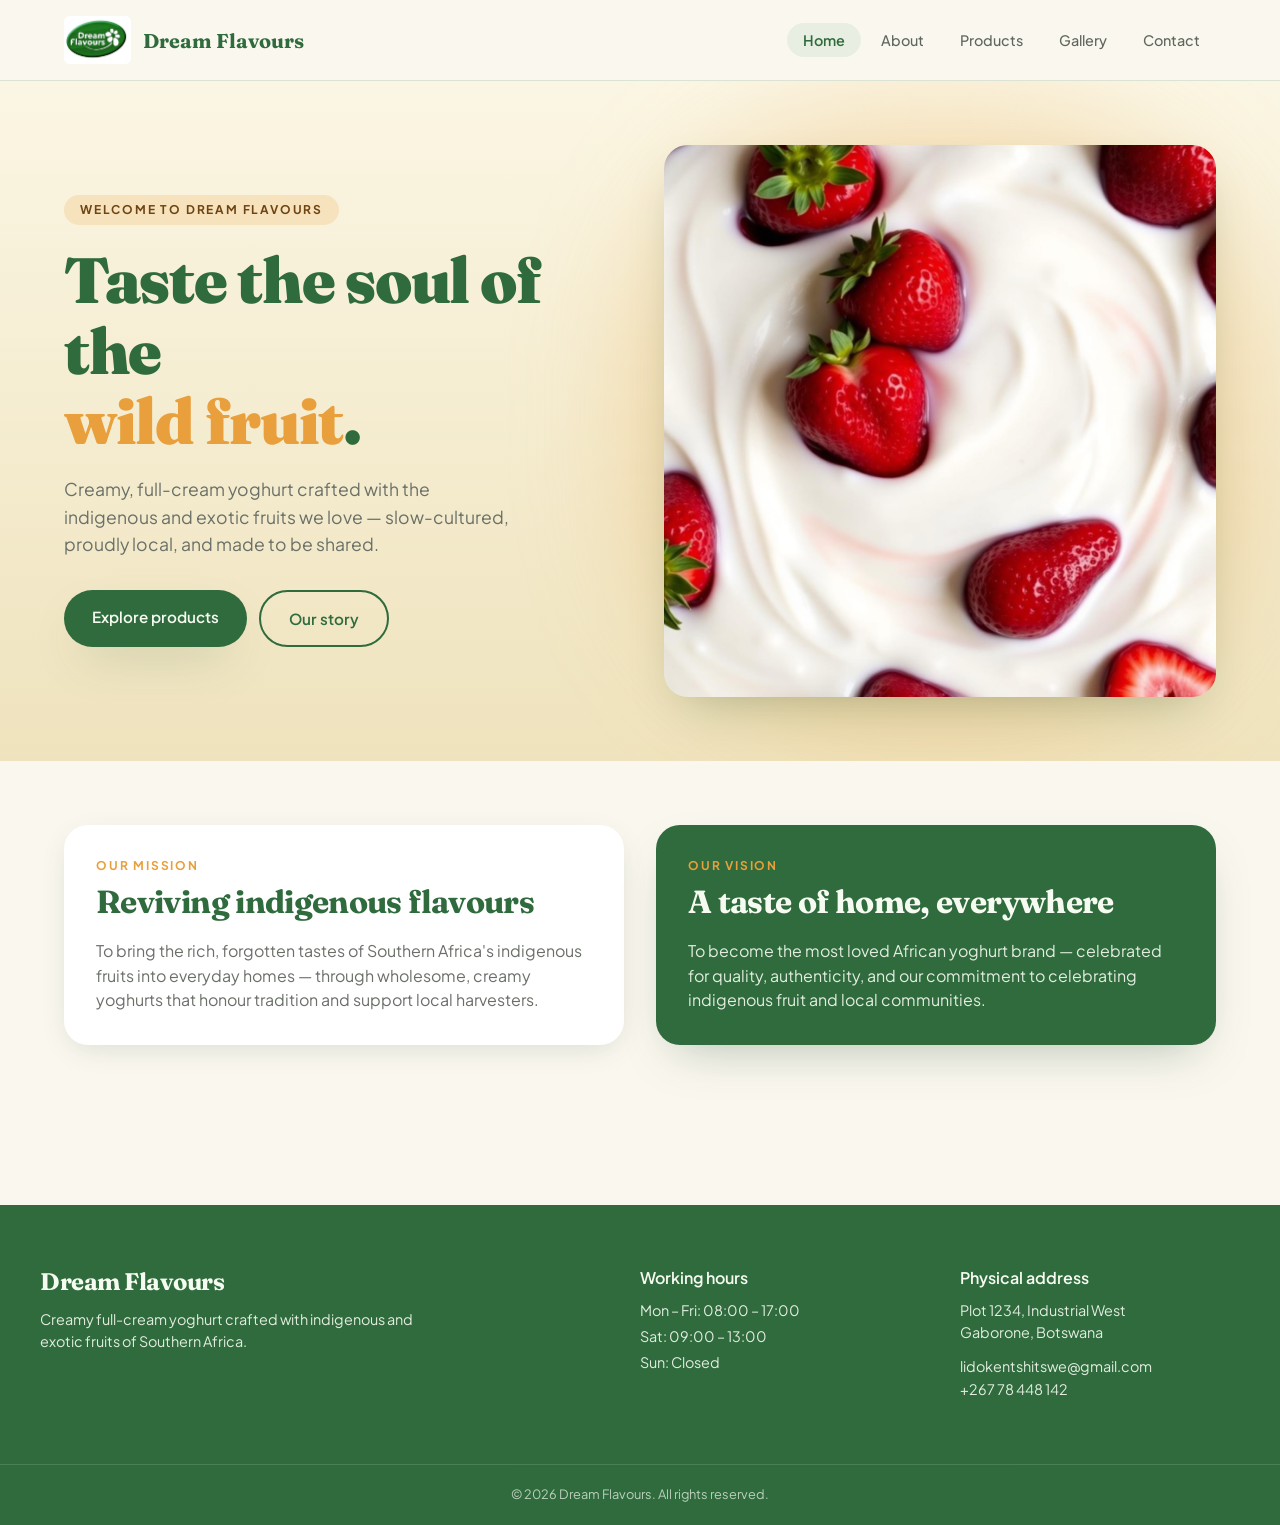
<file: index.html>
<!DOCTYPE html>
<html lang="en">
<head>
<meta charset="UTF-8" />
<meta name="viewport" content="width=device-width, initial-scale=1" />
<title>Dream Flavours — Indigenous Fruit Yoghurt</title>
<meta name="description" content="Full-cream yoghurt blended with the indigenous fruits of Southern Africa — Morula, Mmilo, Lerotse and Mogorogorwane." />
<link rel="icon" href="logo.jpeg" />
<link rel="stylesheet" href="styles.css" />
</head>
<body>
<header class="site-header">
  <div class="container nav">
    <a href="index.html" class="brand">
      <img src="logo.jpeg" alt="Dream Flavours logo" />
      <span class="brand-name">Dream Flavours</span>
    </a>
    <button class="menu-toggle" aria-label="Toggle menu">☰</button>
    <ul class="nav-links">
      <li><a href="index.html" class="active">Home</a></li>
      <li><a href="about.html">About</a></li>
      <li><a href="products.html">Products</a></li>
      <li><a href="gallery.html">Gallery</a></li>
      <li><a href="contact.html">Contact</a></li>
    </ul>
  </div>
</header>
<main>

<section class="hero">
  <div class="container hero-grid">
    <div>
      <span class="pill">Welcome to Dream Flavours</span>
      <h1>Taste the soul of the<br/><em>wild fruit</em>.</h1>
      <p>Creamy, full-cream yoghurt crafted with the indigenous and exotic fruits we love — slow-cultured, proudly local, and made to be shared.</p>
      <div class="hero-actions">
        <a class="btn btn-primary" href="products.html">Explore products</a>
        <a class="btn btn-outline" href="about.html">Our story</a>
      </div>
    </div>
    <div class="hero-img-wrap">
      <img src="hero-strawberries.jpg" alt="Strawberries swirled in creamy yoghurt" />
    </div>
  </div>
</section>

<section>
  <div class="container split">
    <div class="card">
      <p class="eyebrow">Our mission</p>
      <h2 style="margin-top:.5rem;font-size:2rem;">Reviving indigenous flavours</h2>
      <p class="muted" style="margin-top:1.25rem;">To bring the rich, forgotten tastes of Southern Africa's indigenous fruits into everyday homes — through wholesome, creamy yoghurts that honour tradition and support local harvesters.</p>
    </div>
    <div class="card card-primary">
      <p class="eyebrow">Our vision</p>
      <h2 style="margin-top:.5rem;font-size:2rem;">A taste of home, everywhere</h2>
      <p style="margin-top:1.25rem;opacity:.9;">To become the most loved African yoghurt brand — celebrated for quality, authenticity, and our commitment to celebrating indigenous fruit and local communities.</p>
    </div>
  </div>
</section>

</main>
<footer class="site-footer">
  <div class="container footer-grid">
    <div>
      <h3>Dream Flavours</h3>
      <p style="margin-top:.75rem;max-width:24rem;">Creamy full-cream yoghurt crafted with indigenous and exotic fruits of Southern Africa.</p>
    </div>
    <div>
      <h4>Working hours</h4>
      <ul>
        <li>Mon – Fri: 08:00 – 17:00</li>
        <li>Sat: 09:00 – 13:00</li>
        <li>Sun: Closed</li>
      </ul>
    </div>
    <div>
      <h4>Physical address</h4>
      <p>Plot 1234, Industrial West<br/>Gaborone, Botswana</p>
      <p style="margin-top:.75rem;">lidokentshitswe@gmail.com</p>
      <p>+267 78 448 142</p>
    </div>
  </div>
  <div class="copyright">© 2026 Dream Flavours. All rights reserved.</div>
</footer>
<script src="script.js"></script>
</body>
</html>
</file>
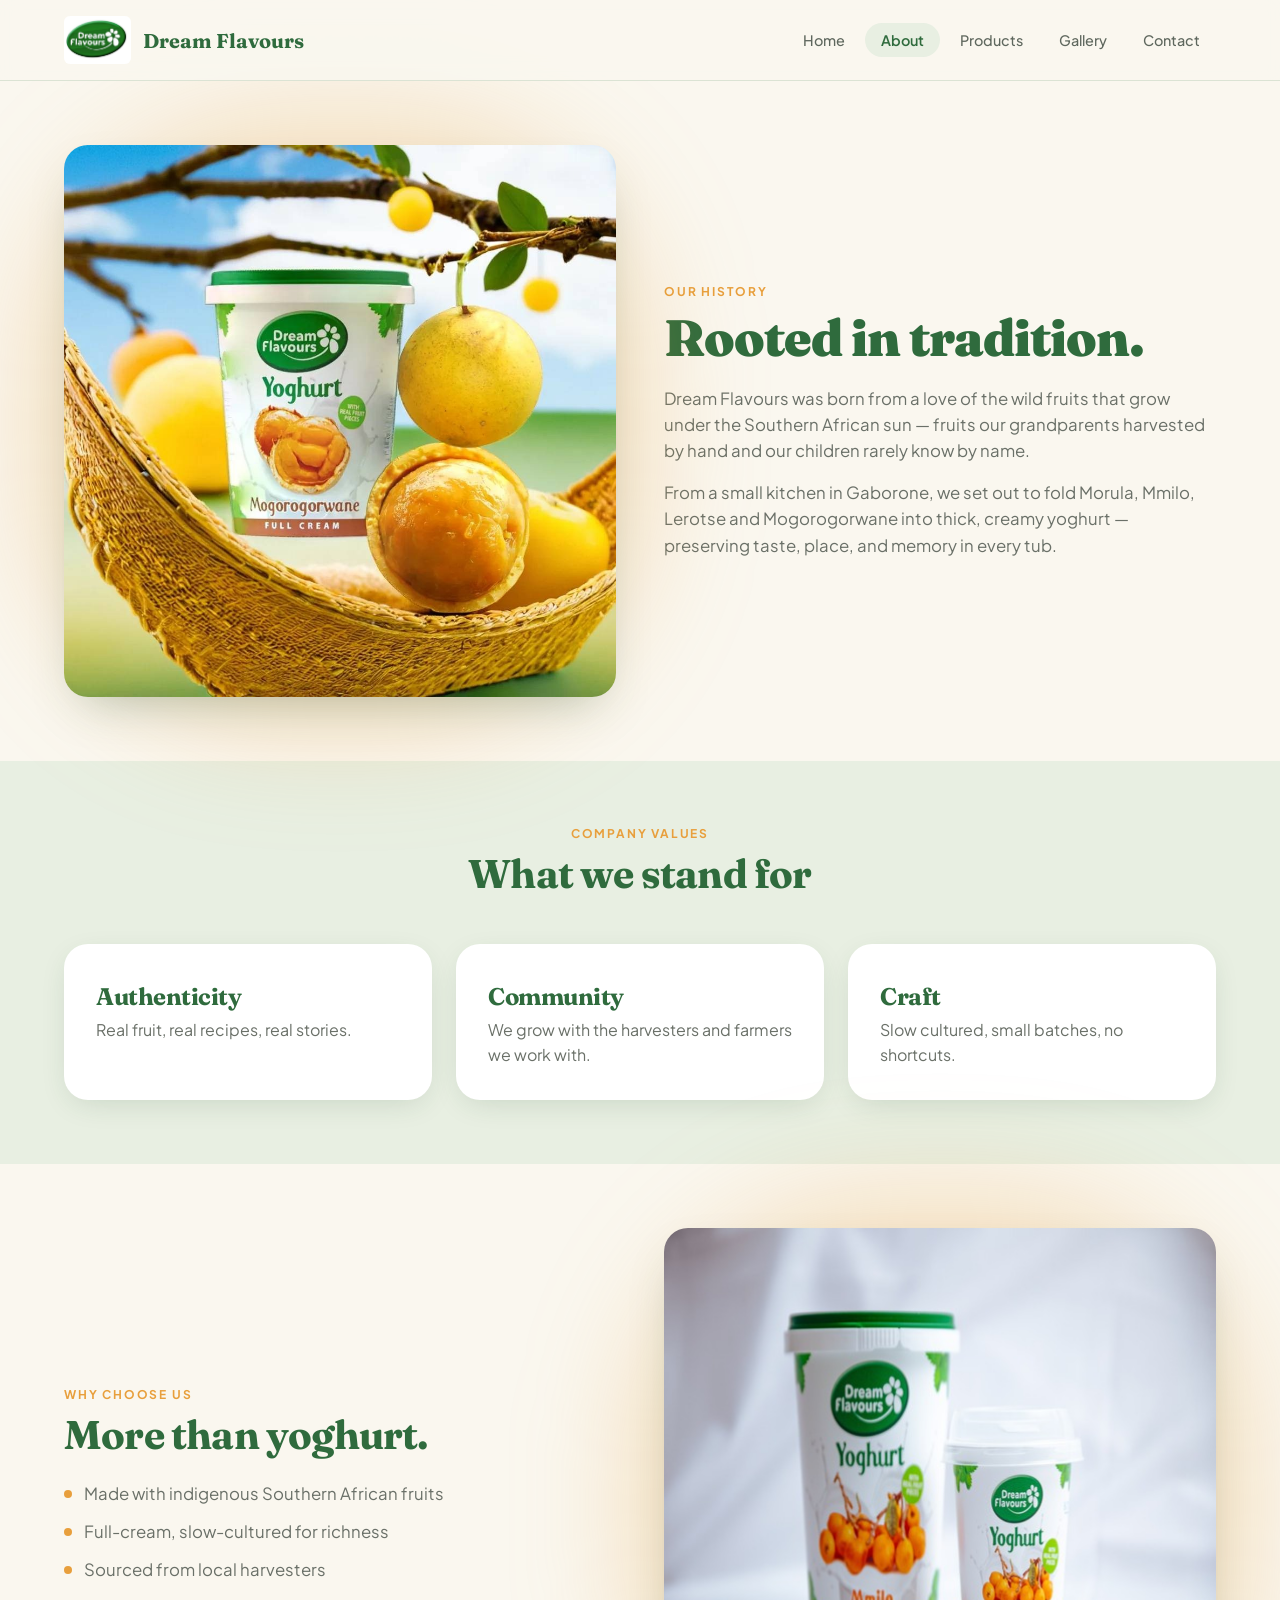
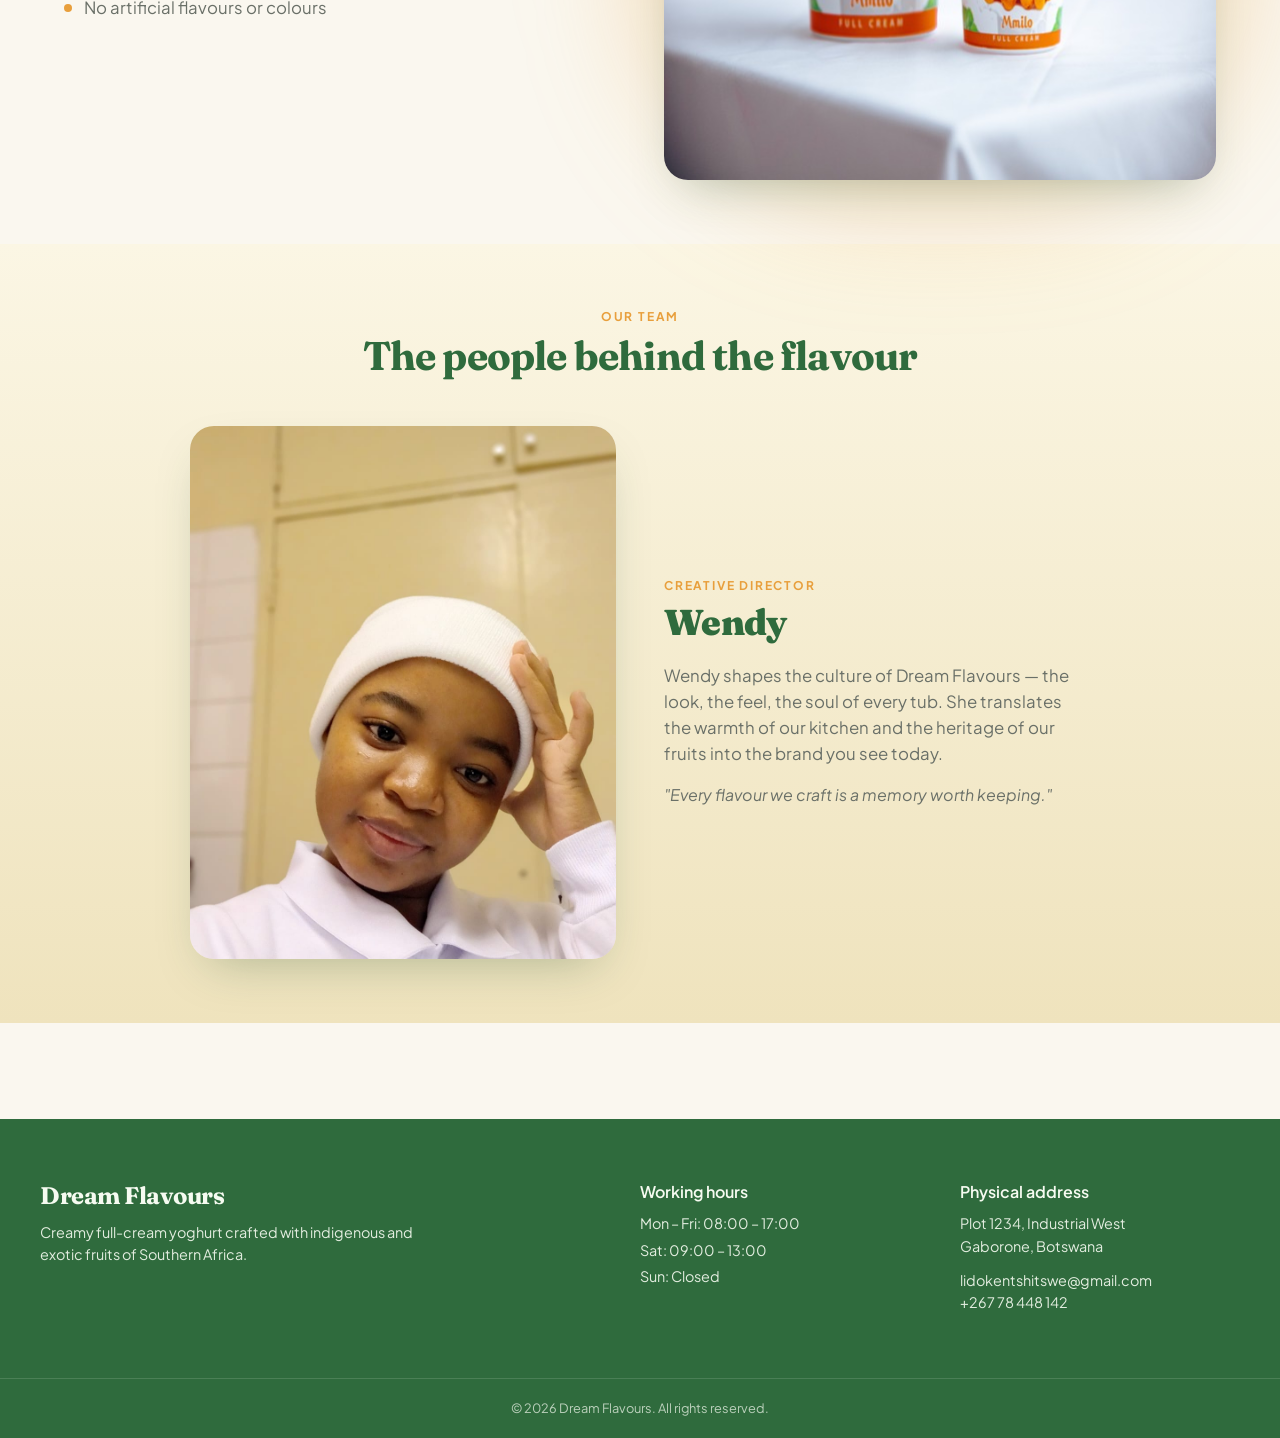
<file: about.html>
<!DOCTYPE html>
<html lang="en">
<head>
<meta charset="UTF-8" />
<meta name="viewport" content="width=device-width, initial-scale=1" />
<title>About — Dream Flavours</title>
<meta name="description" content="Our history, values, why choose us, and the team behind Dream Flavours." />
<link rel="icon" href="logo.jpeg" />
<link rel="stylesheet" href="styles.css" />
</head>
<body>
<header class="site-header">
  <div class="container nav">
    <a href="index.html" class="brand">
      <img src="logo.jpeg" alt="Dream Flavours logo" />
      <span class="brand-name">Dream Flavours</span>
    </a>
    <button class="menu-toggle" aria-label="Toggle menu">☰</button>
    <ul class="nav-links">
      <li><a href="index.html">Home</a></li>
      <li><a href="about.html" class="active">About</a></li>
      <li><a href="products.html">Products</a></li>
      <li><a href="gallery.html">Gallery</a></li>
      <li><a href="contact.html">Contact</a></li>
    </ul>
  </div>
</header>
<main>

<section>
  <div class="container hero-grid">
    <div class="hero-img-wrap">
      <img src="hero-mogorogorwane.jpeg" alt="Indigenous fruit yoghurt" style="aspect-ratio:1;object-fit:cover;border-radius:1.5rem;" />
    </div>
    <div>
      <p class="eyebrow">Our history</p>
      <h1 style="margin-top:.5rem;font-size:clamp(2rem,4vw,3.5rem);color:var(--primary);font-weight:900;">Rooted in tradition.</h1>
      <p class="muted" style="margin-top:1.25rem;font-size:1.05rem;">Dream Flavours was born from a love of the wild fruits that grow under the Southern African sun — fruits our grandparents harvested by hand and our children rarely know by name.</p>
      <p class="muted" style="margin-top:1rem;font-size:1.05rem;">From a small kitchen in Gaborone, we set out to fold Morula, Mmilo, Lerotse and Mogorogorwane into thick, creamy yoghurt — preserving taste, place, and memory in every tub.</p>
    </div>
  </div>
</section>

<section class="bg-secondary">
  <div class="container">
    <p class="eyebrow center">Company values</p>
    <h2 class="center" style="margin-top:.5rem;color:var(--primary);font-size:2.5rem;">What we stand for</h2>
    <div class="numbered" style="margin-top:3rem;">
      <div class="step"><h3>Authenticity</h3><p>Real fruit, real recipes, real stories.</p></div>
      <div class="step"><h3>Community</h3><p>We grow with the harvesters and farmers we work with.</p></div>
      <div class="step"><h3>Craft</h3><p>Slow cultured, small batches, no shortcuts.</p></div>
    </div>
  </div>
</section>

<section>
  <div class="container hero-grid">
    <div>
      <p class="eyebrow">Why choose us</p>
      <h2 style="margin-top:.5rem;color:var(--primary);font-size:2.5rem;">More than yoghurt.</h2>
      <ul class="check-list">
        <li>Made with indigenous Southern African fruits</li>
        <li>Full-cream, slow-cultured for richness</li>
        <li>Sourced from local harvesters</li>
        <li>No artificial flavours or colours</li>
      </ul>
    </div>
    <div class="hero-img-wrap">
      <img src="yoghurt-mmilo.jpeg" alt="Mmilo yoghurt" style="aspect-ratio:1;object-fit:cover;border-radius:1.5rem;" />
    </div>
  </div>
</section>

<section style="background:var(--gradient-cream);">
  <div class="container">
    <p class="eyebrow center">Our team</p>
    <h2 class="center" style="margin-top:.5rem;color:var(--primary);font-size:2.5rem;">The people behind the flavour</h2>
    <div class="team">
      <img src="wendy.jpeg" alt="Wendy — Creative Director" />
      <div>
        <p class="eyebrow">Creative Director</p>
        <h3 style="margin-top:.5rem;font-size:2.25rem;color:var(--primary);font-weight:900;">Wendy</h3>
        <p class="muted" style="margin-top:1.25rem;font-size:1.05rem;">Wendy shapes the culture of Dream Flavours — the look, the feel, the soul of every tub. She translates the warmth of our kitchen and the heritage of our fruits into the brand you see today.</p>
        <p class="muted" style="margin-top:1rem;font-style:italic;">"Every flavour we craft is a memory worth keeping."</p>
      </div>
    </div>
  </div>
</section>

</main>
<footer class="site-footer">
  <div class="container footer-grid">
    <div>
      <h3>Dream Flavours</h3>
      <p style="margin-top:.75rem;max-width:24rem;">Creamy full-cream yoghurt crafted with indigenous and exotic fruits of Southern Africa.</p>
    </div>
    <div>
      <h4>Working hours</h4>
      <ul>
        <li>Mon – Fri: 08:00 – 17:00</li>
        <li>Sat: 09:00 – 13:00</li>
        <li>Sun: Closed</li>
      </ul>
    </div>
    <div>
      <h4>Physical address</h4>
      <p>Plot 1234, Industrial West<br/>Gaborone, Botswana</p>
      <p style="margin-top:.75rem;">lidokentshitswe@gmail.com</p>
      <p>+267 78 448 142</p>
    </div>
  </div>
  <div class="copyright">© 2026 Dream Flavours. All rights reserved.</div>
</footer>
<script src="script.js"></script>
</body>
</html>
</file>
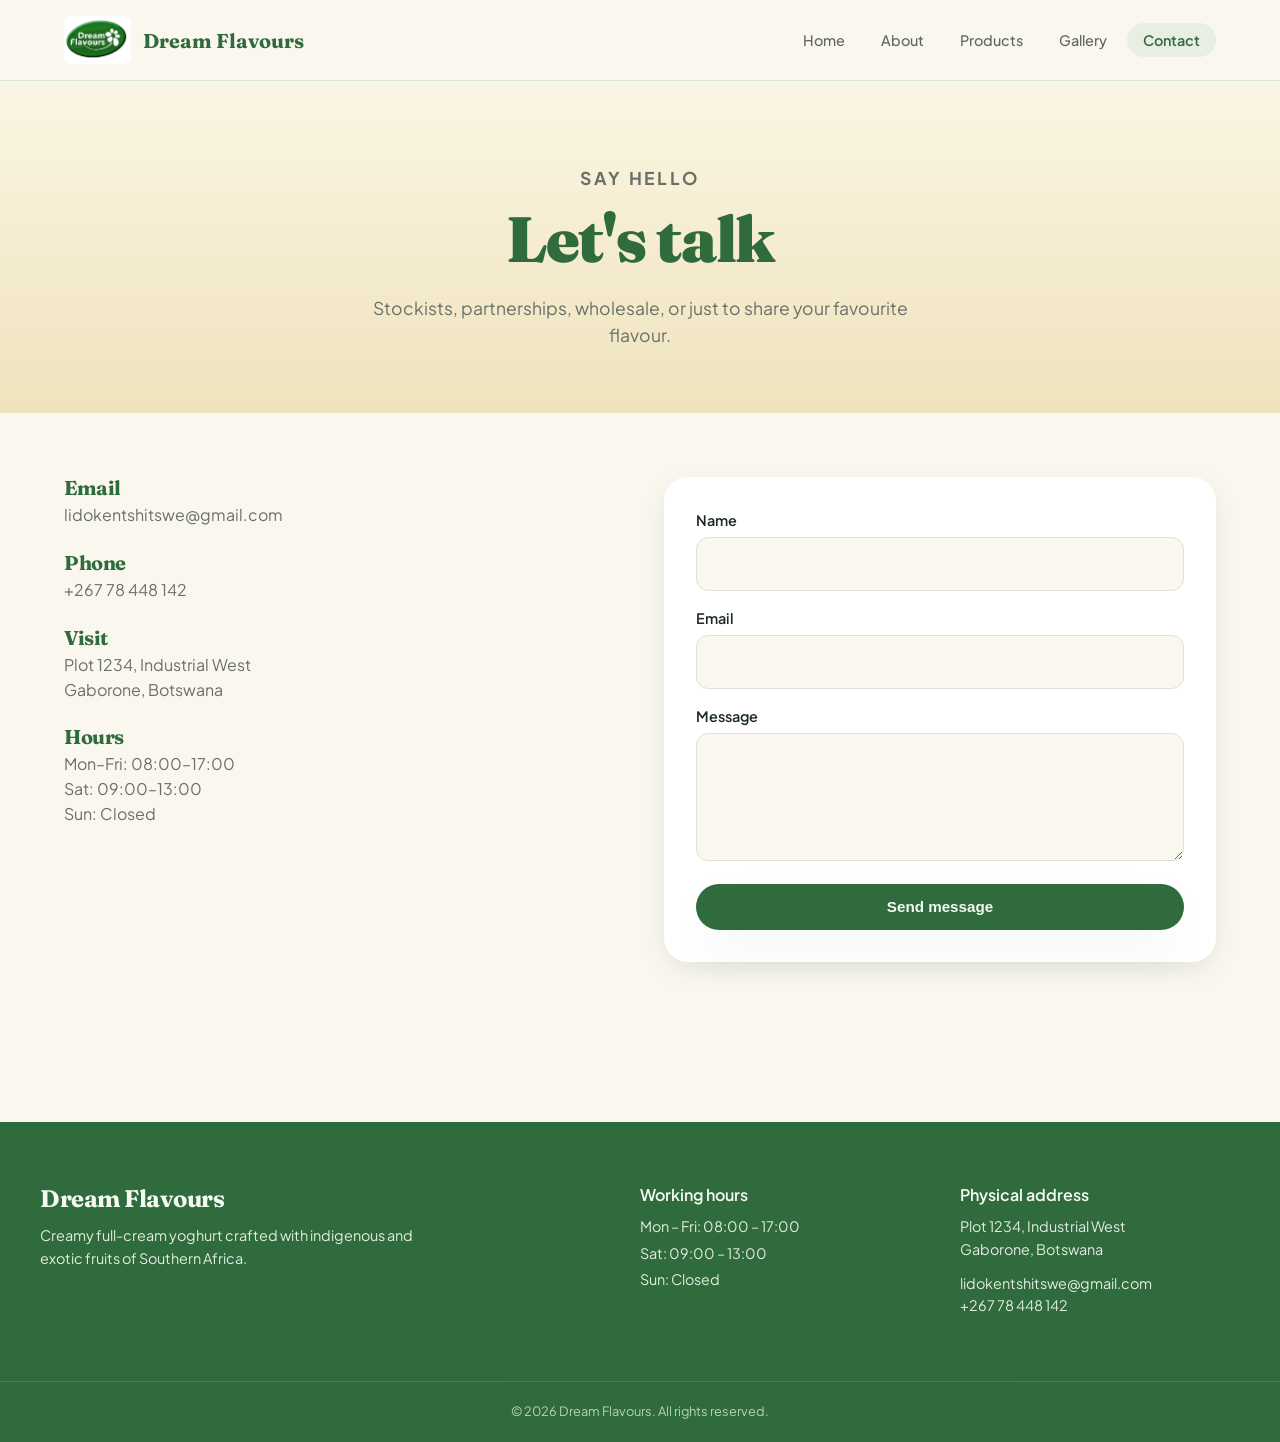
<file: contact.html>
<!DOCTYPE html>
<html lang="en">
<head>
<meta charset="UTF-8" />
<meta name="viewport" content="width=device-width, initial-scale=1" />
<title>Contact — Dream Flavours</title>
<meta name="description" content="Get in touch with Dream Flavours." />
<link rel="icon" href="logo.jpeg" />
<link rel="stylesheet" href="styles.css" />
</head>
<body>
<header class="site-header">
  <div class="container nav">
    <a href="index.html" class="brand">
      <img src="logo.jpeg" alt="Dream Flavours logo" />
      <span class="brand-name">Dream Flavours</span>
    </a>
    <button class="menu-toggle" aria-label="Toggle menu">☰</button>
    <ul class="nav-links">
      <li><a href="index.html">Home</a></li>
      <li><a href="about.html">About</a></li>
      <li><a href="products.html">Products</a></li>
      <li><a href="gallery.html">Gallery</a></li>
      <li><a href="contact.html" class="active">Contact</a></li>
    </ul>
  </div>
</header>
<main>

<section class="page-hero">
  <div class="container">
    <p class="eyebrow">Say hello</p>
    <h1>Let's talk</h1>
    <p>Stockists, partnerships, wholesale, or just to share your favourite flavour.</p>
  </div>
</section>
<section>
  <div class="container contact-grid">
    <div class="contact-info">
      <div><h3>Email</h3><p><a href="mailto:lidokentshitswe@gmail.com">lidokentshitswe@gmail.com</a></p></div>
      <div><h3>Phone</h3><p><a href="tel:+26778448142">+267 78 448 142</a></p></div>
      <div><h3>Visit</h3><p>Plot 1234, Industrial West<br/>Gaborone, Botswana</p></div>
      <div><h3>Hours</h3><p>Mon–Fri: 08:00–17:00<br/>Sat: 09:00–13:00<br/>Sun: Closed</p></div>
    </div>
    <form id="contact-form" class="form">
      <div><label for="name">Name</label><input id="name" name="name" required /></div>
      <div><label for="email">Email</label><input id="email" name="email" type="email" required /></div>
      <div><label for="message">Message</label><textarea id="message" name="message" rows="4" required></textarea></div>
      <button type="submit" class="btn btn-primary">Send message</button>
    </form>
  </div>
</section>

</main>
<footer class="site-footer">
  <div class="container footer-grid">
    <div>
      <h3>Dream Flavours</h3>
      <p style="margin-top:.75rem;max-width:24rem;">Creamy full-cream yoghurt crafted with indigenous and exotic fruits of Southern Africa.</p>
    </div>
    <div>
      <h4>Working hours</h4>
      <ul>
        <li>Mon – Fri: 08:00 – 17:00</li>
        <li>Sat: 09:00 – 13:00</li>
        <li>Sun: Closed</li>
      </ul>
    </div>
    <div>
      <h4>Physical address</h4>
      <p>Plot 1234, Industrial West<br/>Gaborone, Botswana</p>
      <p style="margin-top:.75rem;">lidokentshitswe@gmail.com</p>
      <p>+267 78 448 142</p>
    </div>
  </div>
  <div class="copyright">© 2026 Dream Flavours. All rights reserved.</div>
</footer>
<script src="script.js"></script>
</body>
</html>
</file>
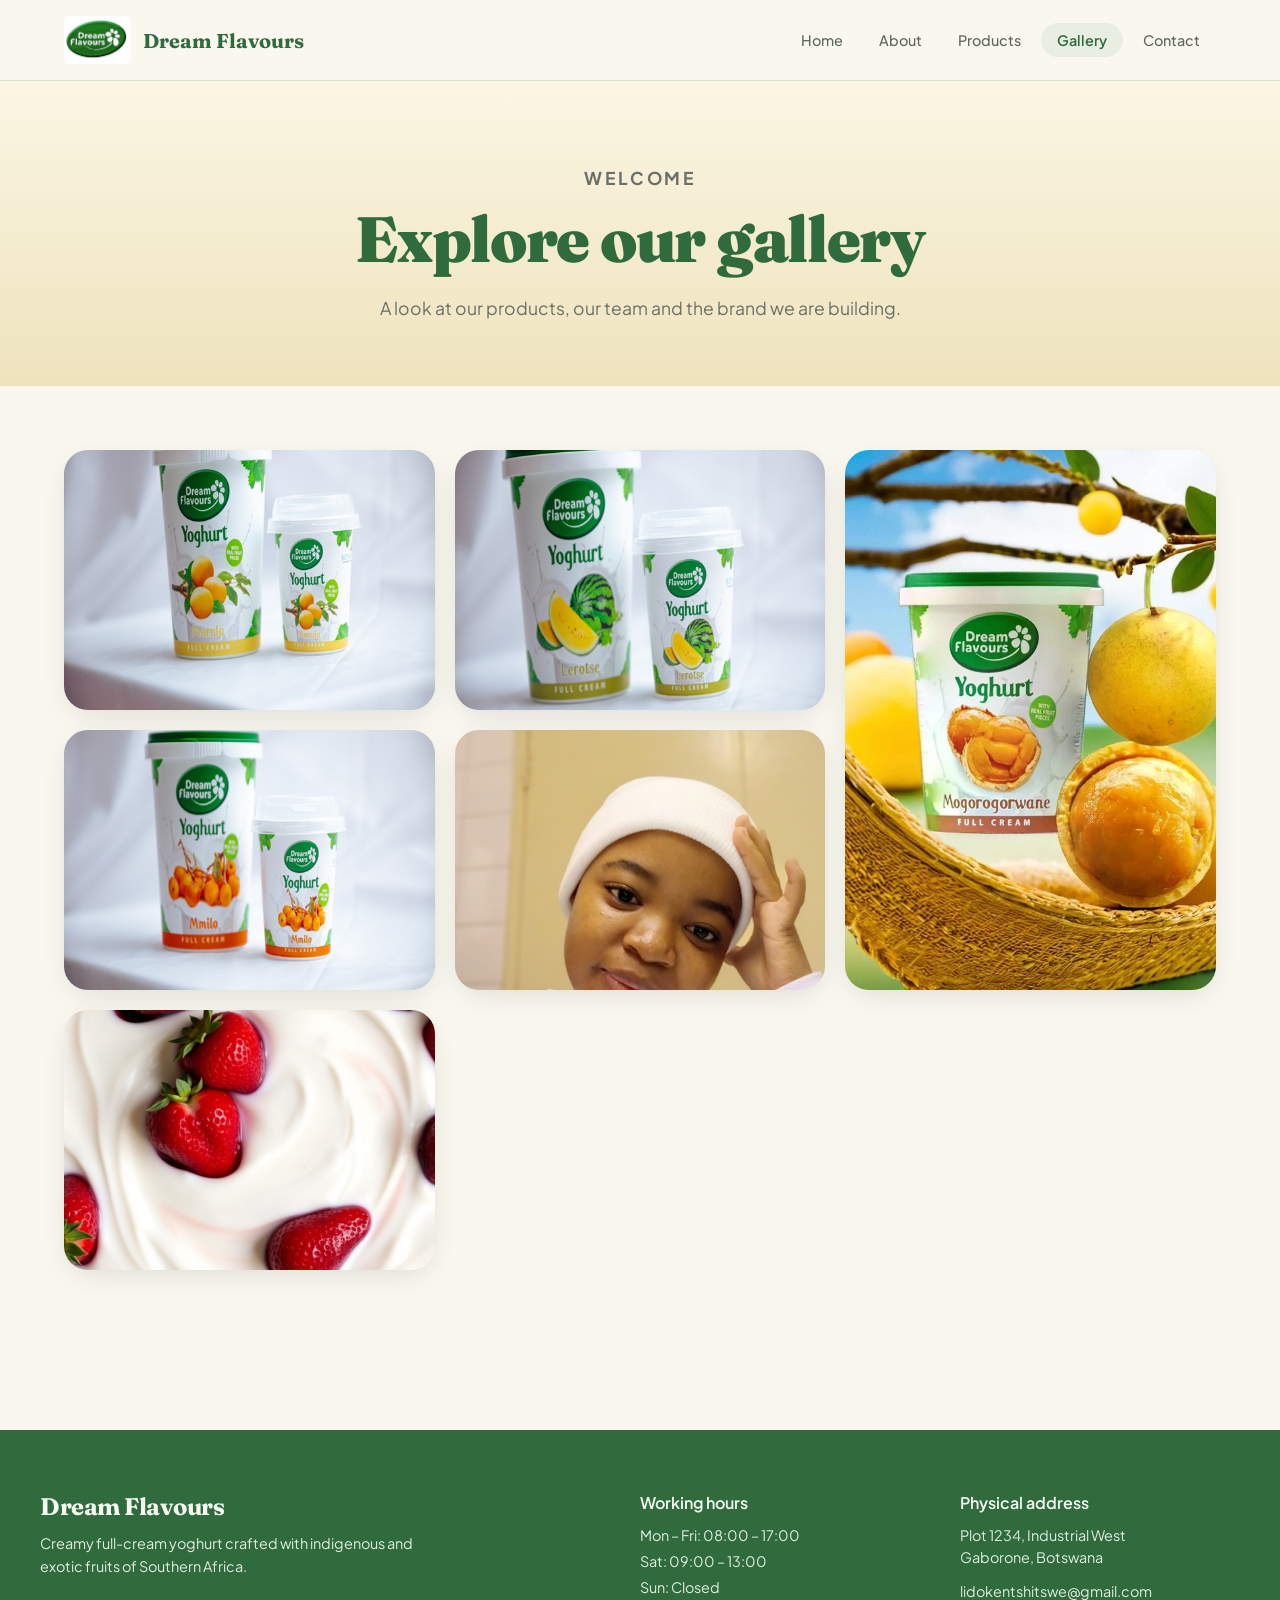
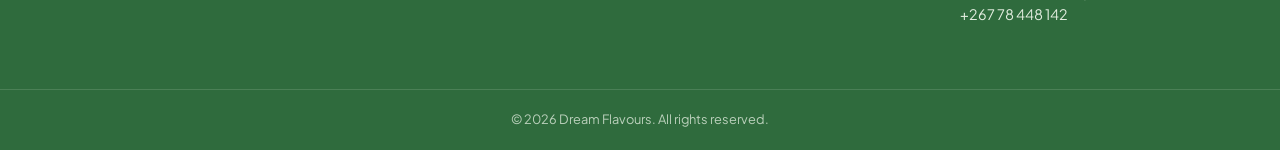
<file: gallery.html>
<!DOCTYPE html>
<html lang="en">
<head>
<meta charset="UTF-8" />
<meta name="viewport" content="width=device-width, initial-scale=1" />
<title>Gallery — Dream Flavours</title>
<meta name="description" content="Explore images of our products, our team, and the indigenous fruits." />
<link rel="icon" href="logo.jpeg" />
<link rel="stylesheet" href="styles.css" />
</head>
<body>
<header class="site-header">
  <div class="container nav">
    <a href="index.html" class="brand">
      <img src="logo.jpeg" alt="Dream Flavours logo" />
      <span class="brand-name">Dream Flavours</span>
    </a>
    <button class="menu-toggle" aria-label="Toggle menu">☰</button>
    <ul class="nav-links">
      <li><a href="index.html">Home</a></li>
      <li><a href="about.html">About</a></li>
      <li><a href="products.html">Products</a></li>
      <li><a href="gallery.html" class="active">Gallery</a></li>
      <li><a href="contact.html">Contact</a></li>
    </ul>
  </div>
</header>
<main>

<section class="page-hero">
  <div class="container">
    <p class="eyebrow">Welcome</p>
    <h1>Explore our gallery</h1>
    <p>A look at our products, our team and the brand we are building.</p>
  </div>
</section>
<section>
  <div class="container">
    <div class="gallery">
      <div class="tile"><img src="yoghurt-morula.jpeg" alt="Morula yoghurt" /></div>
      <div class="tile"><img src="yoghurt-lerotse.jpeg" alt="Lerotse yoghurt" /></div>
      <div class="tile tall"><img src="hero-mogorogorwane.jpeg" alt="Mogorogorwane yoghurt" /></div>
      <div class="tile"><img src="yoghurt-mmilo.jpeg" alt="Mmilo yoghurt" /></div>
      <div class="tile"><img src="wendy.jpeg" alt="Wendy — Creative Director" /></div>
      <div class="tile"><img src="hero-strawberries.jpg" alt="Strawberries in yoghurt" /></div>
    </div>
  </div>
</section>

</main>
<footer class="site-footer">
  <div class="container footer-grid">
    <div>
      <h3>Dream Flavours</h3>
      <p style="margin-top:.75rem;max-width:24rem;">Creamy full-cream yoghurt crafted with indigenous and exotic fruits of Southern Africa.</p>
    </div>
    <div>
      <h4>Working hours</h4>
      <ul>
        <li>Mon – Fri: 08:00 – 17:00</li>
        <li>Sat: 09:00 – 13:00</li>
        <li>Sun: Closed</li>
      </ul>
    </div>
    <div>
      <h4>Physical address</h4>
      <p>Plot 1234, Industrial West<br/>Gaborone, Botswana</p>
      <p style="margin-top:.75rem;">lidokentshitswe@gmail.com</p>
      <p>+267 78 448 142</p>
    </div>
  </div>
  <div class="copyright">© 2026 Dream Flavours. All rights reserved.</div>
</footer>
<script src="script.js"></script>
</body>
</html>
</file>
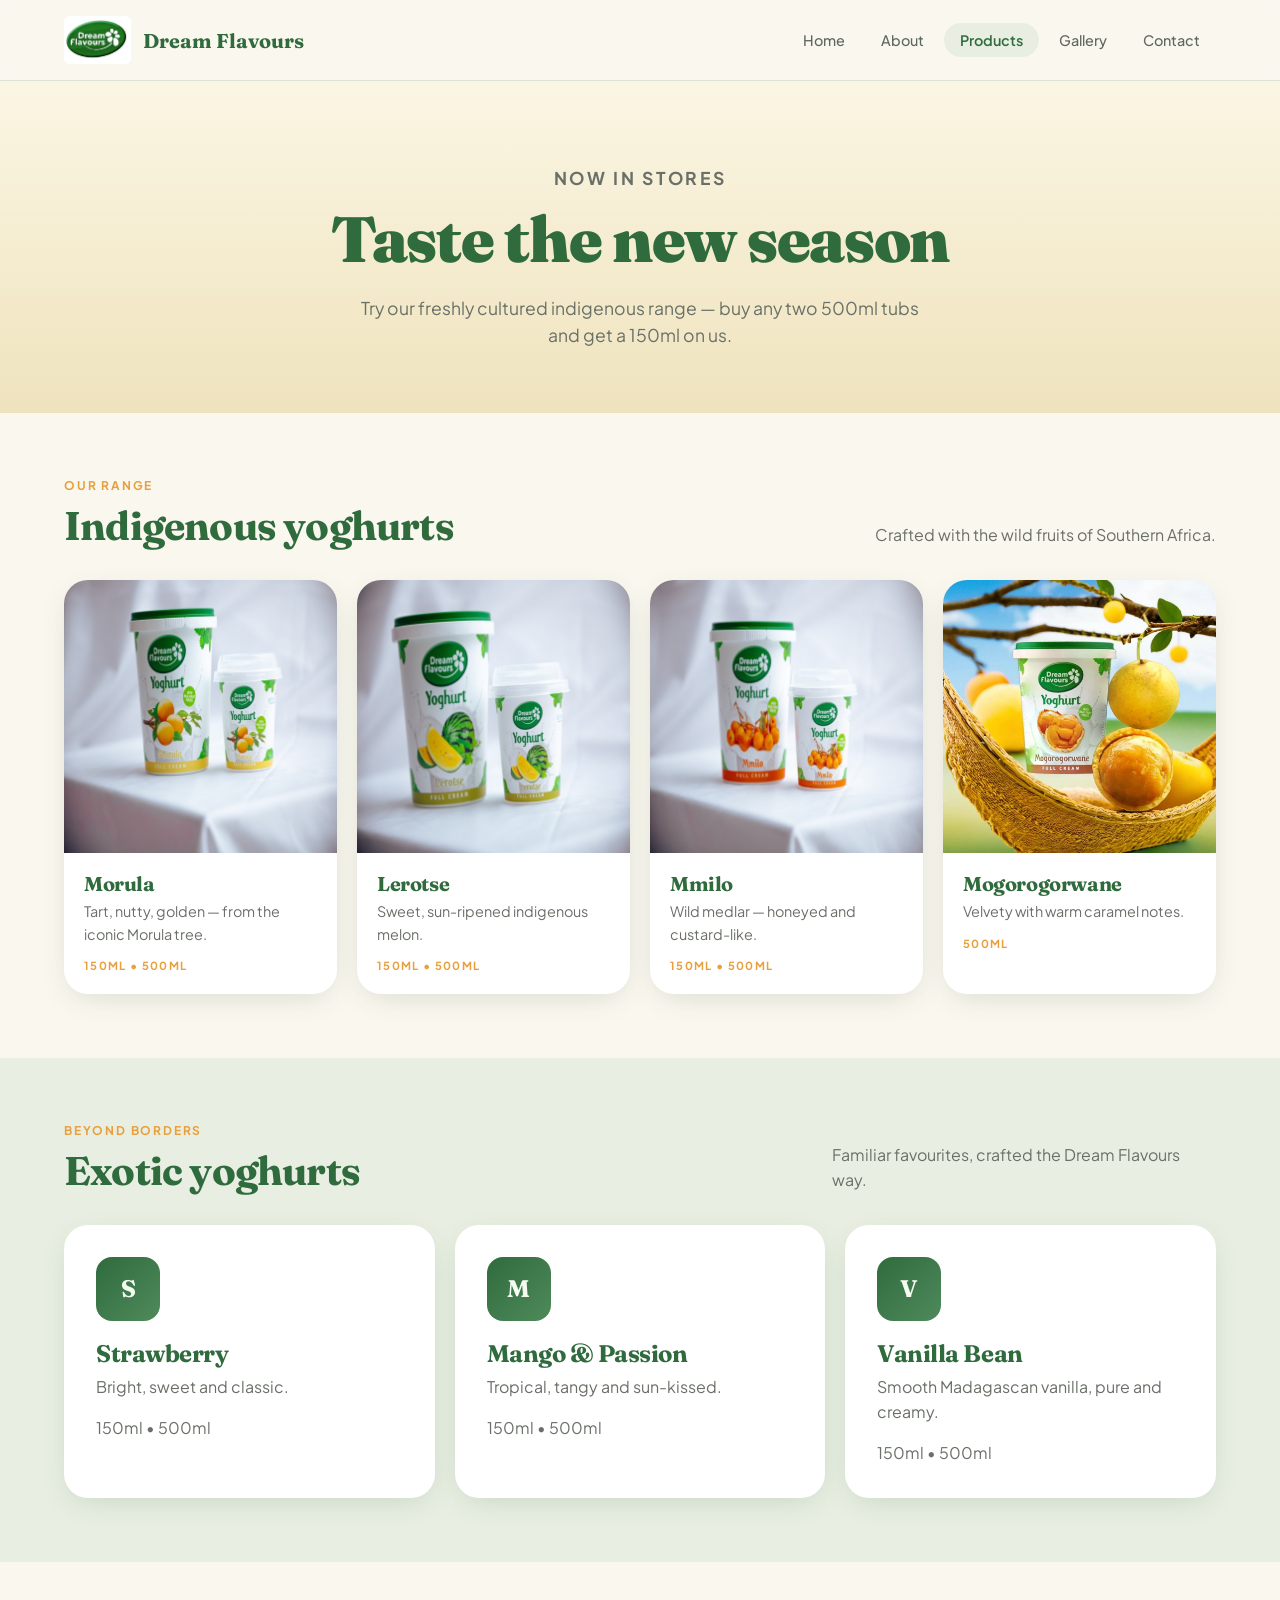
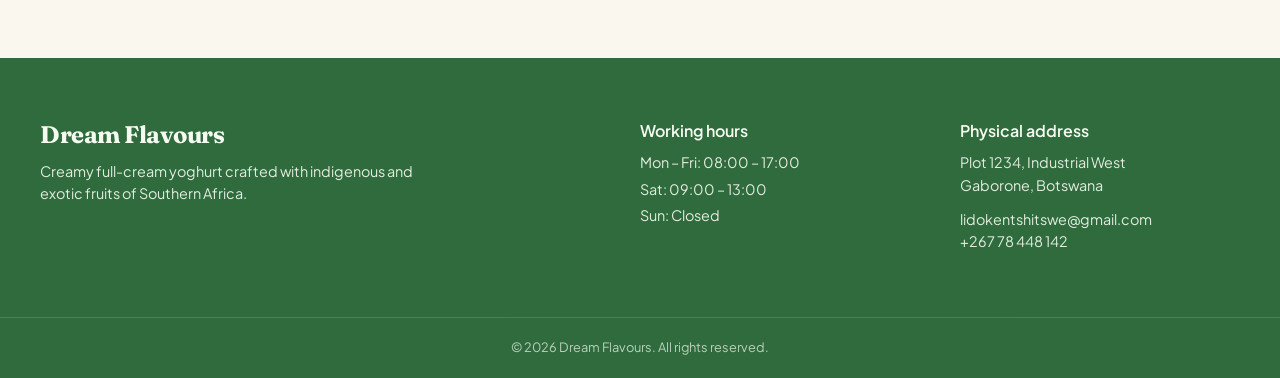
<file: products.html>
<!DOCTYPE html>
<html lang="en">
<head>
<meta charset="UTF-8" />
<meta name="viewport" content="width=device-width, initial-scale=1" />
<title>Products — Dream Flavours</title>
<meta name="description" content="Indigenous and exotic full-cream yoghurts." />
<link rel="icon" href="logo.jpeg" />
<link rel="stylesheet" href="styles.css" />
</head>
<body>
<header class="site-header">
  <div class="container nav">
    <a href="index.html" class="brand">
      <img src="logo.jpeg" alt="Dream Flavours logo" />
      <span class="brand-name">Dream Flavours</span>
    </a>
    <button class="menu-toggle" aria-label="Toggle menu">☰</button>
    <ul class="nav-links">
      <li><a href="index.html">Home</a></li>
      <li><a href="about.html">About</a></li>
      <li><a href="products.html" class="active">Products</a></li>
      <li><a href="gallery.html">Gallery</a></li>
      <li><a href="contact.html">Contact</a></li>
    </ul>
  </div>
</header>
<main>

<section class="page-hero">
  <div class="container">
    <p class="eyebrow">Now in stores</p>
    <h1>Taste the new season</h1>
    <p>Try our freshly cultured indigenous range — buy any two 500ml tubs and get a 150ml on us.</p>
  </div>
</section>

<section>
  <div class="container">
    <div style="display:flex;justify-content:space-between;align-items:flex-end;gap:1rem;flex-wrap:wrap;margin-bottom:2rem;">
      <div>
        <p class="eyebrow">Our range</p>
        <h2 style="color:var(--primary);font-size:2.5rem;margin-top:.5rem;">Indigenous yoghurts</h2>
      </div>
      <p class="muted" style="max-width:24rem;">Crafted with the wild fruits of Southern Africa.</p>
    </div>
    <div class="grid-4">
      
      <div class="product">
        <div class="product-img"><img src="yoghurt-morula.jpeg" alt="Morula yoghurt" /></div>
        <div class="product-body"><h3>Morula</h3><p class="desc">Tart, nutty, golden — from the iconic Morula tree.</p><p class="sizes">150ml • 500ml</p></div>
      </div>
      <div class="product">
        <div class="product-img"><img src="yoghurt-lerotse.jpeg" alt="Lerotse yoghurt" /></div>
        <div class="product-body"><h3>Lerotse</h3><p class="desc">Sweet, sun-ripened indigenous melon.</p><p class="sizes">150ml • 500ml</p></div>
      </div>
      <div class="product">
        <div class="product-img"><img src="yoghurt-mmilo.jpeg" alt="Mmilo yoghurt" /></div>
        <div class="product-body"><h3>Mmilo</h3><p class="desc">Wild medlar — honeyed and custard-like.</p><p class="sizes">150ml • 500ml</p></div>
      </div>
      <div class="product">
        <div class="product-img"><img src="hero-mogorogorwane.jpeg" alt="Mogorogorwane yoghurt" /></div>
        <div class="product-body"><h3>Mogorogorwane</h3><p class="desc">Velvety with warm caramel notes.</p><p class="sizes">500ml</p></div>
      </div>
    </div>
  </div>
</section>

<section class="bg-secondary">
  <div class="container">
    <div style="display:flex;justify-content:space-between;align-items:flex-end;gap:1rem;flex-wrap:wrap;margin-bottom:2rem;">
      <div>
        <p class="eyebrow">Beyond borders</p>
        <h2 style="color:var(--primary);font-size:2.5rem;margin-top:.5rem;">Exotic yoghurts</h2>
      </div>
      <p class="muted" style="max-width:24rem;">Familiar favourites, crafted the Dream Flavours way.</p>
    </div>
    <div class="grid-3">
      
      <div class="card exotic-card">
        <div class="badge">S</div>
        <h3>Strawberry</h3>
        <p>Bright, sweet and classic.</p>
        <p class="sizes" style="margin-top:1rem;">150ml • 500ml</p>
      </div>
      <div class="card exotic-card">
        <div class="badge">M</div>
        <h3>Mango & Passion</h3>
        <p>Tropical, tangy and sun-kissed.</p>
        <p class="sizes" style="margin-top:1rem;">150ml • 500ml</p>
      </div>
      <div class="card exotic-card">
        <div class="badge">V</div>
        <h3>Vanilla Bean</h3>
        <p>Smooth Madagascan vanilla, pure and creamy.</p>
        <p class="sizes" style="margin-top:1rem;">150ml • 500ml</p>
      </div>
    </div>
  </div>
</section>

</main>
<footer class="site-footer">
  <div class="container footer-grid">
    <div>
      <h3>Dream Flavours</h3>
      <p style="margin-top:.75rem;max-width:24rem;">Creamy full-cream yoghurt crafted with indigenous and exotic fruits of Southern Africa.</p>
    </div>
    <div>
      <h4>Working hours</h4>
      <ul>
        <li>Mon – Fri: 08:00 – 17:00</li>
        <li>Sat: 09:00 – 13:00</li>
        <li>Sun: Closed</li>
      </ul>
    </div>
    <div>
      <h4>Physical address</h4>
      <p>Plot 1234, Industrial West<br/>Gaborone, Botswana</p>
      <p style="margin-top:.75rem;">lidokentshitswe@gmail.com</p>
      <p>+267 78 448 142</p>
    </div>
  </div>
  <div class="copyright">© 2026 Dream Flavours. All rights reserved.</div>
</footer>
<script src="script.js"></script>
</body>
</html>
</file>
<file: styles.css>
@import url('https://fonts.googleapis.com/css2?family=Fraunces:opsz,wght@9..144,400;9..144,600;9..144,700;9..144,900&family=Plus+Jakarta+Sans:wght@400;500;600;700&display=swap');

:root {
  --bg: #faf7ef;
  --fg: #1d2a1f;
  --card: #ffffff;
  --primary: #2f6b3d;
  --primary-dark: #244f2e;
  --primary-fg: #f6fbf1;
  --accent: #e89f3c;
  --accent-soft: #f7e3c4;
  --muted: #6a7068;
  --secondary: #e8efe2;
  --border: #dbe3d4;
  --cream: #fbf3e1;
  --shadow-soft: 0 20px 50px -20px rgba(36, 79, 46, .35);
  --shadow-card: 0 8px 30px -8px rgba(36, 79, 46, .18);
  --gradient-hero: linear-gradient(135deg, #2f6b3d, #4f8a5b);
  --gradient-cream: linear-gradient(180deg, #fbf6e4 0%, #efe3bd 100%);
  --font-display: 'Fraunces', Georgia, serif;
  --font-body: 'Plus Jakarta Sans', system-ui, sans-serif;
}

* { box-sizing: border-box; margin: 0; padding: 0; }
html { scroll-behavior: smooth; }
body {
  font-family: var(--font-body);
  background: var(--bg);
  color: var(--fg);
  line-height: 1.55;
  -webkit-font-smoothing: antialiased;
}
img { max-width: 100%; display: block; }
a { color: inherit; text-decoration: none; }
h1, h2, h3, h4 { font-family: var(--font-display); letter-spacing: -0.02em; line-height: 1.1; }

.container { max-width: 1200px; margin: 0 auto; padding: 0 1.5rem; }

/* HEADER */
.site-header {
  position: sticky; top: 0; z-index: 50;
  background: rgba(250, 247, 239, .85);
  backdrop-filter: blur(10px);
  border-bottom: 1px solid var(--border);
}
.nav { display: flex; align-items: center; justify-content: space-between; height: 80px; }
.brand { display: flex; align-items: center; gap: .75rem; }
.brand img { height: 48px; width: auto; border-radius: 6px; }
.brand-name { font-family: var(--font-display); font-weight: 700; font-size: 1.25rem; color: var(--primary); }
.nav-links { display: flex; gap: .25rem; list-style: none; flex-wrap: wrap; }
.nav-links a {
  padding: .5rem 1rem; border-radius: 9999px; font-weight: 500; font-size: .9rem;
  color: rgba(29, 42, 31, .7); transition: all .2s;
}
.nav-links a:hover { color: var(--primary); }
.nav-links a.active { background: var(--secondary); color: var(--primary); font-weight: 600; }
.menu-toggle { display: none; background: none; border: none; cursor: pointer; font-size: 1.5rem; color: var(--primary); }

/* BUTTONS */
.btn {
  display: inline-block; padding: .9rem 1.75rem; border-radius: 9999px;
  font-weight: 600; font-size: .95rem; transition: all .2s; cursor: pointer; border: none;
}
.btn-primary { background: var(--primary); color: var(--primary-fg); box-shadow: var(--shadow-soft); }
.btn-primary:hover { opacity: .9; }
.btn-outline { background: transparent; border: 2px solid var(--primary); color: var(--primary); }
.btn-outline:hover { background: var(--primary); color: var(--primary-fg); }

/* SECTIONS */
section { padding: 4rem 0; }
.eyebrow { font-size: .75rem; font-weight: 700; letter-spacing: .15em; text-transform: uppercase; color: var(--accent); }
.muted { color: var(--muted); }

/* HERO */
.hero { background: var(--gradient-cream); overflow: hidden; }
.hero-grid { display: grid; gap: 3rem; grid-template-columns: 1fr 1fr; align-items: center; }
.hero h1 { font-size: clamp(2.5rem, 5vw, 4.5rem); font-weight: 900; color: var(--primary); margin-top: 1.25rem; }
.hero h1 em { font-style: normal; color: var(--accent); }
.hero p { margin-top: 1.25rem; font-size: 1.1rem; color: var(--muted); max-width: 28rem; }
.hero-actions { margin-top: 2rem; display: flex; gap: .75rem; flex-wrap: wrap; }
.hero-img-wrap { position: relative; }
.hero-img-wrap::before {
  content: ''; position: absolute; inset: -1.5rem;
  background: rgba(232, 159, 60, .3); border-radius: 40%; filter: blur(60px);
}
.hero-img-wrap img {
  position: relative; border-radius: 1.5rem; box-shadow: var(--shadow-soft);
  width: 100%; aspect-ratio: 1; object-fit: cover;
}
.pill {
  display: inline-block; padding: .35rem 1rem; background: rgba(232, 159, 60, .2);
  border-radius: 9999px; font-size: .75rem; font-weight: 700; letter-spacing: .15em;
  text-transform: uppercase; color: #6e4413;
}

/* CARDS */
.card { background: var(--card); border-radius: 1.5rem; padding: 2rem; box-shadow: var(--shadow-card); }
.card h2, .card h3 { color: var(--primary); }
.card-primary { background: var(--primary); color: var(--primary-fg); box-shadow: var(--shadow-soft); }
.card-primary h2 { color: var(--primary-fg); }

.split { display: grid; grid-template-columns: 1fr 1fr; gap: 2rem; }
.center { text-align: center; }

/* Page hero */
.page-hero { background: var(--gradient-cream); padding: 4rem 0; text-align: center; }
.page-hero h1 { font-size: clamp(2.5rem, 5vw, 4rem); color: var(--primary); margin-top: .75rem; font-weight: 900; }
.page-hero p { margin-top: 1.25rem; font-size: 1.1rem; color: var(--muted); max-width: 36rem; margin-left: auto; margin-right: auto; }

/* Product grid */
.grid-4 { display: grid; grid-template-columns: repeat(4, 1fr); gap: 1.25rem; }
.grid-3 { display: grid; grid-template-columns: repeat(3, 1fr); gap: 1.25rem; }
.product {
  background: var(--card); border-radius: 1.5rem; overflow: hidden;
  box-shadow: var(--shadow-card); transition: transform .3s, box-shadow .3s;
}
.product:hover { transform: translateY(-4px); box-shadow: var(--shadow-soft); }
.product-img { aspect-ratio: 1; background: var(--secondary); overflow: hidden; }
.product-img img { width: 100%; height: 100%; object-fit: cover; transition: transform .5s; }
.product:hover .product-img img { transform: scale(1.05); }
.product-body { padding: 1.25rem; }
.product-body h3 { color: var(--primary); font-size: 1.25rem; }
.product-body .desc { font-size: .9rem; color: var(--muted); margin-top: .35rem; }
.product-body .sizes { font-size: .7rem; font-weight: 700; letter-spacing: .12em; color: var(--accent); text-transform: uppercase; margin-top: .75rem; }

.exotic-card .badge {
  width: 4rem; height: 4rem; border-radius: 1rem; background: var(--gradient-hero);
  color: var(--primary-fg); font-family: var(--font-display); font-weight: 700; font-size: 1.5rem;
  display: flex; align-items: center; justify-content: center;
}
.exotic-card h3 { margin-top: 1.25rem; color: var(--primary); font-size: 1.5rem; }
.exotic-card p { margin-top: .5rem; color: var(--muted); }

.bg-secondary { background: var(--secondary); }

/* Gallery */
.gallery {
  display: grid; grid-template-columns: repeat(3, 1fr); gap: 1.25rem;
  grid-auto-rows: 260px;
}
.gallery .tile { overflow: hidden; border-radius: 1.5rem; box-shadow: var(--shadow-card); background: var(--secondary); }
.gallery .tile img { width: 100%; height: 100%; object-fit: cover; transition: transform .5s; }
.gallery .tile:hover img { transform: scale(1.05); }
.gallery .tall { grid-row: span 2; }

/* Contact */
.contact-grid { display: grid; grid-template-columns: 1fr 1fr; gap: 3rem; }
.contact-info > div { margin-bottom: 1.5rem; }
.contact-info h3 { color: var(--primary); font-size: 1.25rem; }
.contact-info p { color: var(--muted); margin-top: .25rem; }

.form { background: var(--card); border-radius: 1.5rem; padding: 2rem; box-shadow: var(--shadow-card); display: grid; gap: 1rem; }
.form label { display: block; font-weight: 600; font-size: .9rem; margin-bottom: .35rem; }
.form input, .form textarea {
  width: 100%; padding: .85rem 1rem; border: 1px solid var(--border);
  border-radius: .75rem; background: var(--bg); font: inherit; color: inherit;
}
.form input:focus, .form textarea:focus { outline: 2px solid var(--primary); outline-offset: 2px; }
.form textarea { resize: vertical; min-height: 110px; }

/* About */
.numbered { display: grid; grid-template-columns: repeat(3, 1fr); gap: 1.5rem; }
.numbered .step { background: var(--card); border-radius: 1.5rem; padding: 2rem; box-shadow: var(--shadow-card); }
.numbered .step h3 { color: var(--primary); font-size: 1.5rem; margin-top: .5rem; }
.numbered .step p { color: var(--muted); margin-top: .5rem; }

.check-list { list-style: none; margin-top: 1.5rem; display: grid; gap: .75rem; }
.check-list li { display: flex; align-items: flex-start; gap: .75rem; font-size: 1.05rem; color: var(--muted); }
.check-list li::before { content: ''; margin-top: .55rem; width: .5rem; height: .5rem; background: var(--accent); border-radius: 9999px; flex-shrink: 0; }

.team { display: grid; grid-template-columns: 1fr 1fr; gap: 3rem; max-width: 900px; margin: 3rem auto 0; align-items: center; }
.team img { width: 100%; aspect-ratio: 4/5; object-fit: cover; border-radius: 1.5rem; box-shadow: var(--shadow-soft); }

/* FOOTER */
.site-footer { margin-top: 6rem; background: var(--primary); color: var(--primary-fg); }
.footer-grid { display: grid; grid-template-columns: 2fr 1fr 1fr; gap: 2.5rem; padding: 4rem 0; }
.footer-grid h3 { font-size: 1.5rem; font-weight: 700; }
.footer-grid h4 { font-weight: 600; margin-bottom: .75rem; font-family: var(--font-body); letter-spacing: 0; }
.footer-grid p, .footer-grid li { font-size: .9rem; opacity: .9; }
.footer-grid ul { list-style: none; }
.footer-grid li { margin-bottom: .25rem; }
.copyright { border-top: 1px solid rgba(246, 251, 241, .2); padding: 1.25rem 0; text-align: center; font-size: .8rem; opacity: .7; }

@media (max-width: 860px) {
  .hero-grid, .split, .contact-grid, .team { grid-template-columns: 1fr; }
  .grid-4 { grid-template-columns: repeat(2, 1fr); }
  .grid-3, .numbered { grid-template-columns: 1fr; }
  .gallery { grid-template-columns: repeat(2, 1fr); grid-auto-rows: 200px; }
  .gallery .tall { grid-row: auto; }
  .footer-grid { grid-template-columns: 1fr; }
  .menu-toggle { display: block; }
  .nav-links {
    display: none; position: absolute; top: 80px; left: 0; right: 0;
    flex-direction: column; background: var(--bg); padding: 1rem; gap: .25rem;
    border-bottom: 1px solid var(--border);
  }
  .nav-links.open { display: flex; }
}
</file>
